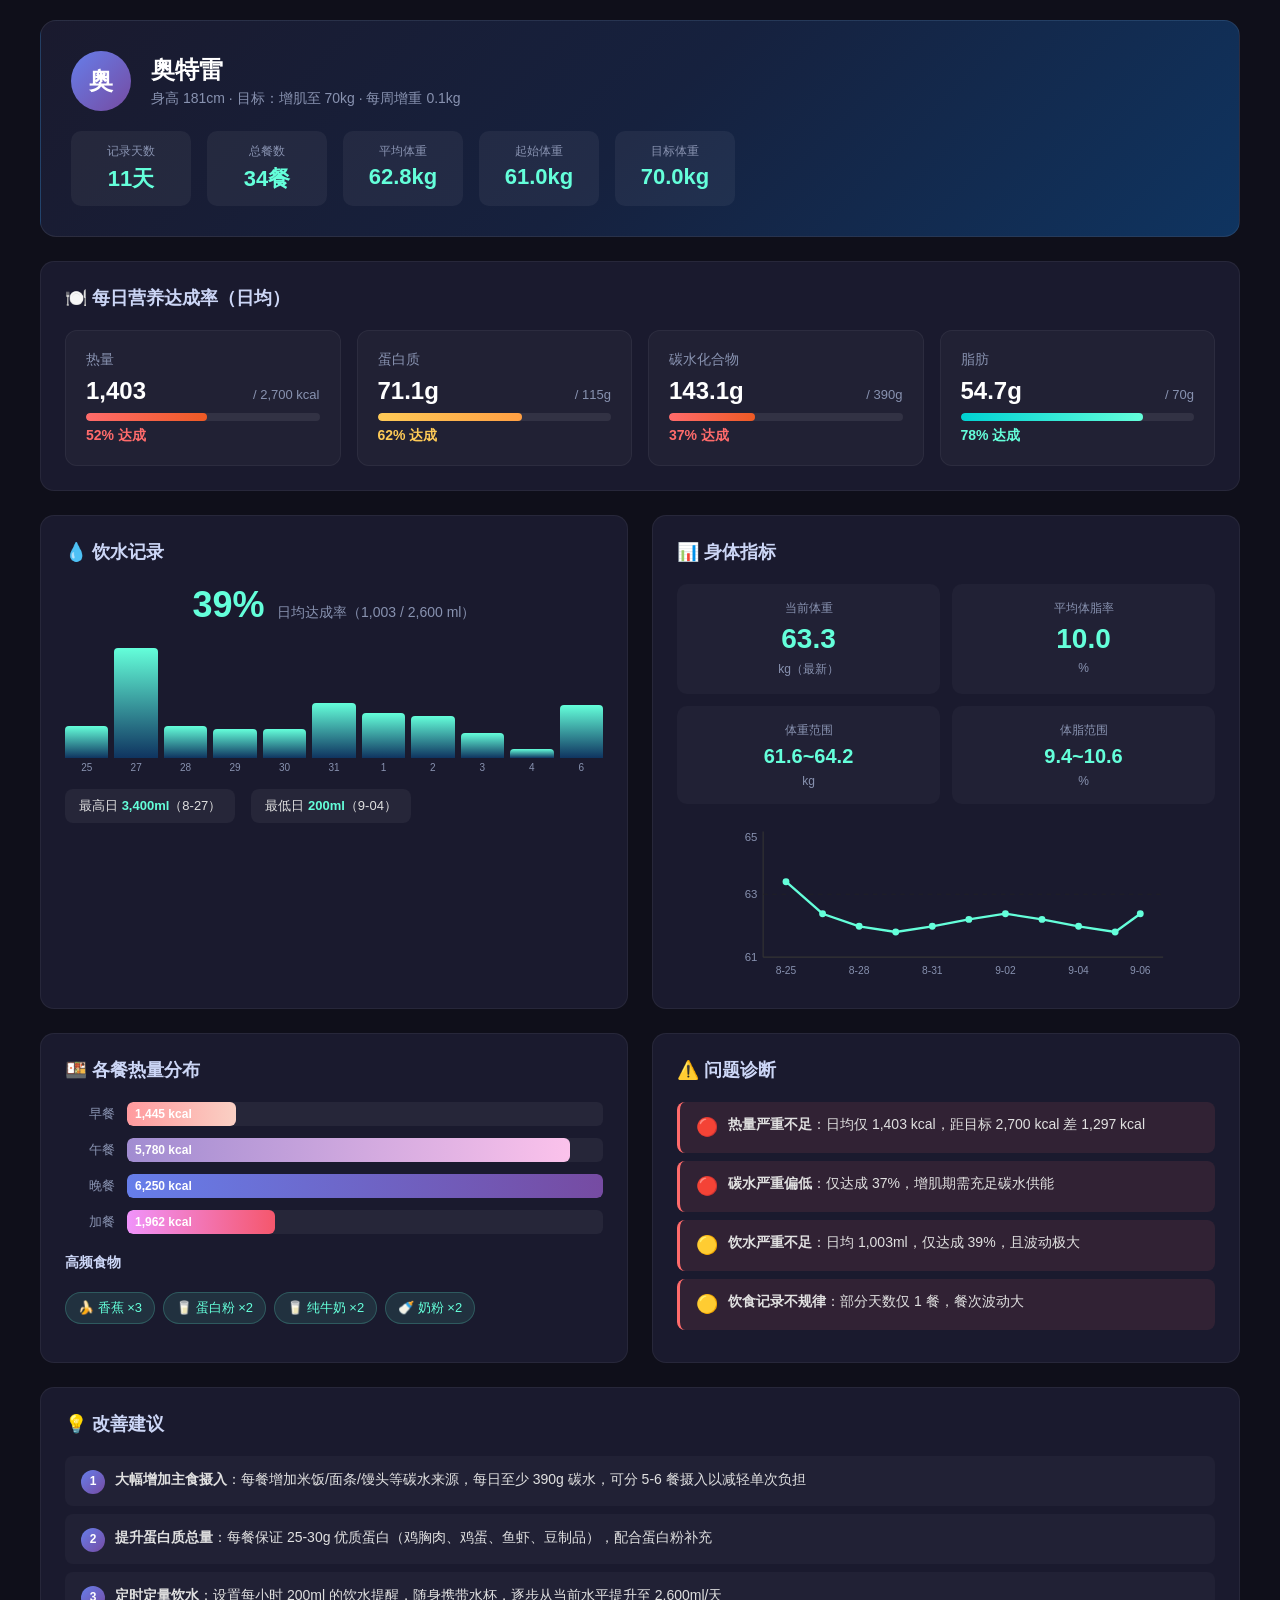
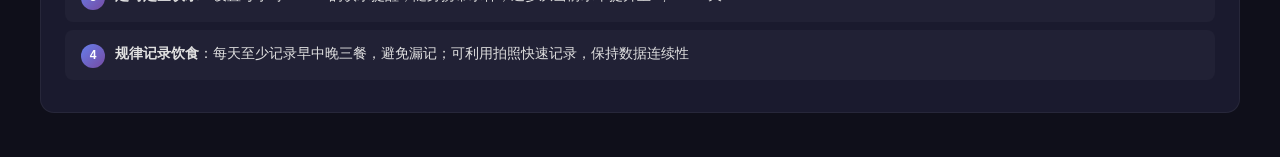
<file: html_by_some_aitools/qianwen.html>
<!DOCTYPE html>
<html lang="zh-CN">
<head>
<meta charset="UTF-8">
<meta name="viewport" content="width=device-width, initial-scale=1.0">
<title>健身数据仪表盘 - 奥特雷</title>
<style>
* { margin: 0; padding: 0; box-sizing: border-box; }
body {
  font-family: -apple-system, BlinkMacSystemFont, 'Segoe UI', 'PingFang SC', 'Microsoft YaHei', sans-serif;
  background: #0f0f1a;
  color: #e0e0e0;
  min-height: 100vh;
  padding: 20px;
}
.container { max-width: 1200px; margin: 0 auto; }
.header {
  background: linear-gradient(135deg, #1a1a2e 0%, #16213e 50%, #0f3460 100%);
  border-radius: 16px;
  padding: 30px;
  margin-bottom: 24px;
  border: 1px solid rgba(255,255,255,0.08);
}
.header-top { display: flex; align-items: center; gap: 20px; margin-bottom: 20px; }
.avatar {
  width: 60px; height: 60px; border-radius: 50%;
  background: linear-gradient(135deg, #667eea, #764ba2);
  display: flex; align-items: center; justify-content: center;
  font-size: 24px; font-weight: bold; color: #fff;
}
.user-info h1 { font-size: 24px; color: #fff; }
.user-info p { font-size: 14px; color: #8892b0; margin-top: 4px; }
.stats-row { display: flex; gap: 16px; flex-wrap: wrap; }
.stat-item {
  background: rgba(255,255,255,0.05);
  border-radius: 10px;
  padding: 12px 20px;
  text-align: center;
  min-width: 120px;
}
.stat-item .label { font-size: 12px; color: #8892b0; }
.stat-item .value { font-size: 22px; font-weight: bold; color: #64ffda; margin-top: 4px; }
.card {
  background: #1a1a2e;
  border-radius: 14px;
  padding: 24px;
  border: 1px solid rgba(255,255,255,0.06);
  margin-bottom: 24px;
}
.card-title {
  font-size: 18px;
  font-weight: 600;
  color: #ccd6f6;
  margin-bottom: 20px;
  display: flex;
  align-items: center;
  gap: 8px;
}
.nutrition-grid { display: grid; grid-template-columns: repeat(auto-fit, minmax(240px, 1fr)); gap: 16px; }
.nutrition-card {
  background: rgba(255,255,255,0.03);
  border-radius: 12px;
  padding: 20px;
  border: 1px solid rgba(255,255,255,0.05);
  transition: transform 0.2s;
}
.nutrition-card:hover { transform: translateY(-2px); }
.nutrition-card .name { font-size: 14px; color: #8892b0; }
.nutrition-card .values { display: flex; justify-content: space-between; align-items: baseline; margin: 8px 0; }
.nutrition-card .actual { font-size: 24px; font-weight: bold; color: #fff; }
.nutrition-card .target { font-size: 13px; color: #8892b0; }
.progress-bar { height: 8px; background: rgba(255,255,255,0.08); border-radius: 4px; overflow: hidden; margin-top: 8px; }
.progress-fill { height: 100%; border-radius: 4px; transition: width 0.5s; }
.progress-fill.red { background: linear-gradient(90deg, #ff6b6b, #ee5a24); }
.progress-fill.yellow { background: linear-gradient(90deg, #feca57, #ff9f43); }
.progress-fill.green { background: linear-gradient(90deg, #00d2d3, #64ffda); }
.percent { font-size: 14px; font-weight: bold; margin-top: 6px; }
.percent.red { color: #ff6b6b; }
.percent.yellow { color: #feca57; }
.percent.green { color: #64ffda; }
.two-col { display: grid; grid-template-columns: 1fr 1fr; gap: 24px; }
@media (max-width: 768px) { .two-col { grid-template-columns: 1fr; } }
.water-chart { display: flex; align-items: flex-end; gap: 6px; height: 120px; padding-top: 10px; }
.water-bar {
  flex: 1;
  background: linear-gradient(180deg, #64ffda, #0f3460);
  border-radius: 4px 4px 0 0;
  min-height: 4px;
  position: relative;
  transition: opacity 0.2s;
}
.water-bar:hover { opacity: 0.8; }
.water-bar .tip {
  display: none;
  position: absolute;
  top: -24px;
  left: 50%;
  transform: translateX(-50%);
  background: #333;
  color: #fff;
  padding: 2px 6px;
  border-radius: 4px;
  font-size: 11px;
  white-space: nowrap;
}
.water-bar:hover .tip { display: block; }
.water-labels { display: flex; gap: 6px; margin-top: 4px; }
.water-labels span { flex: 1; text-align: center; font-size: 10px; color: #8892b0; }
.water-summary { display: flex; gap: 16px; margin-top: 16px; flex-wrap: wrap; }
.water-summary .item { background: rgba(255,255,255,0.05); padding: 8px 14px; border-radius: 8px; font-size: 13px; }
.water-summary .item .val { color: #64ffda; font-weight: bold; }
.body-stats { display: grid; grid-template-columns: 1fr 1fr; gap: 12px; }
.body-stat {
  background: rgba(255,255,255,0.03);
  border-radius: 10px;
  padding: 16px;
  text-align: center;
}
.body-stat .label { font-size: 12px; color: #8892b0; }
.body-stat .val { font-size: 28px; font-weight: bold; color: #64ffda; margin: 6px 0; }
.body-stat .sub { font-size: 12px; color: #8892b0; }
.meal-bars { margin-bottom: 20px; }
.meal-bar-row { display: flex; align-items: center; gap: 12px; margin-bottom: 12px; }
.meal-bar-row .meal-name { width: 50px; font-size: 13px; color: #8892b0; text-align: right; }
.meal-bar-row .bar-bg { flex: 1; height: 24px; background: rgba(255,255,255,0.05); border-radius: 6px; overflow: hidden; }
.meal-bar-row .bar-fill { height: 100%; border-radius: 6px; display: flex; align-items: center; padding-left: 8px; font-size: 12px; color: #fff; font-weight: 600; }
.bar-breakfast { background: linear-gradient(90deg, #ff9a9e, #fad0c4); }
.bar-lunch { background: linear-gradient(90deg, #a18cd1, #fbc2eb); }
.bar-dinner { background: linear-gradient(90deg, #667eea, #764ba2); }
.bar-snack { background: linear-gradient(90deg, #f093fb, #f5576c); }
.food-tags { display: flex; flex-wrap: wrap; gap: 8px; }
.food-tag {
  background: rgba(100,255,218,0.1);
  color: #64ffda;
  padding: 6px 12px;
  border-radius: 20px;
  font-size: 13px;
  border: 1px solid rgba(100,255,218,0.2);
}
.trend-chart { width: 100%; height: 160px; }
.issue-list { list-style: none; }
.issue-list li {
  padding: 12px 16px;
  margin-bottom: 8px;
  border-radius: 8px;
  font-size: 14px;
  line-height: 1.5;
  display: flex;
  gap: 10px;
  align-items: flex-start;
}
.issue-list li.warning { background: rgba(255,107,107,0.1); border-left: 3px solid #ff6b6b; }
.issue-icon { font-size: 18px; flex-shrink: 0; }
.suggest-list { list-style: none; counter-reset: suggest; }
.suggest-list li {
  padding: 12px 16px;
  margin-bottom: 8px;
  background: rgba(255,255,255,0.03);
  border-radius: 8px;
  font-size: 14px;
  line-height: 1.6;
  counter-increment: suggest;
  display: flex;
  gap: 10px;
}
.suggest-list li::before {
  content: counter(suggest);
  background: linear-gradient(135deg, #667eea, #764ba2);
  color: #fff;
  width: 24px; height: 24px;
  border-radius: 50%;
  display: flex; align-items: center; justify-content: center;
  font-size: 12px; font-weight: bold;
  flex-shrink: 0;
  margin-top: 2px;
}
</style>
</head>
<body>
<div class="container">
  <div class="header">
    <div class="header-top">
      <div class="avatar">奥</div>
      <div class="user-info">
        <h1>奥特雷</h1>
        <p>身高 181cm · 目标：增肌至 70kg · 每周增重 0.1kg</p>
      </div>
    </div>
    <div class="stats-row">
      <div class="stat-item"><div class="label">记录天数</div><div class="value">11天</div></div>
      <div class="stat-item"><div class="label">总餐数</div><div class="value">34餐</div></div>
      <div class="stat-item"><div class="label">平均体重</div><div class="value">62.8kg</div></div>
      <div class="stat-item"><div class="label">起始体重</div><div class="value">61.0kg</div></div>
      <div class="stat-item"><div class="label">目标体重</div><div class="value">70.0kg</div></div>
    </div>
  </div>

  <div class="card">
    <div class="card-title">🍽️ 每日营养达成率（日均）</div>
    <div class="nutrition-grid">
      <div class="nutrition-card">
        <div class="name">热量</div>
        <div class="values"><span class="actual">1,403</span><span class="target">/ 2,700 kcal</span></div>
        <div class="progress-bar"><div class="progress-fill red" style="width:52%"></div></div>
        <div class="percent red">52% 达成</div>
      </div>
      <div class="nutrition-card">
        <div class="name">蛋白质</div>
        <div class="values"><span class="actual">71.1g</span><span class="target">/ 115g</span></div>
        <div class="progress-bar"><div class="progress-fill yellow" style="width:62%"></div></div>
        <div class="percent yellow">62% 达成</div>
      </div>
      <div class="nutrition-card">
        <div class="name">碳水化合物</div>
        <div class="values"><span class="actual">143.1g</span><span class="target">/ 390g</span></div>
        <div class="progress-bar"><div class="progress-fill red" style="width:37%"></div></div>
        <div class="percent red">37% 达成</div>
      </div>
      <div class="nutrition-card">
        <div class="name">脂肪</div>
        <div class="values"><span class="actual">54.7g</span><span class="target">/ 70g</span></div>
        <div class="progress-bar"><div class="progress-fill green" style="width:78%"></div></div>
        <div class="percent green">78% 达成</div>
      </div>
    </div>
  </div>

  <div class="two-col">
    <div class="card">
      <div class="card-title">💧 饮水记录</div>
      <div style="text-align:center;margin-bottom:12px;">
        <span style="font-size:36px;font-weight:bold;color:#64ffda;">39%</span>
        <span style="font-size:14px;color:#8892b0;margin-left:8px;">日均达成率（1,003 / 2,600 ml）</span>
      </div>
      <div class="water-chart">
        <div class="water-bar" style="height:29%"><span class="tip">8-25: 750ml</span></div>
        <div class="water-bar" style="height:100%"><span class="tip">8-27: 3400ml ✓</span></div>
        <div class="water-bar" style="height:29%"><span class="tip">8-28: 750ml</span></div>
        <div class="water-bar" style="height:26%"><span class="tip">8-29: 700ml</span></div>
        <div class="water-bar" style="height:26%"><span class="tip">8-30: 700ml</span></div>
        <div class="water-bar" style="height:50%"><span class="tip">8-31: 1300ml</span></div>
        <div class="water-bar" style="height:41%"><span class="tip">9-01: 1100ml</span></div>
        <div class="water-bar" style="height:38%"><span class="tip">9-02: 1000ml</span></div>
        <div class="water-bar" style="height:23%"><span class="tip">9-03: 600ml</span></div>
        <div class="water-bar" style="height:8%"><span class="tip">9-04: 200ml</span></div>
        <div class="water-bar" style="height:48%"><span class="tip">9-06: 1230ml</span></div>
      </div>
      <div class="water-labels">
        <span>25</span><span>27</span><span>28</span><span>29</span><span>30</span><span>31</span><span>1</span><span>2</span><span>3</span><span>4</span><span>6</span>
      </div>
      <div class="water-summary">
        <div class="item">最高日 <span class="val">3,400ml</span>（8-27）</div>
        <div class="item">最低日 <span class="val">200ml</span>（9-04）</div>
      </div>
    </div>
    <div class="card">
      <div class="card-title">📊 身体指标</div>
      <div class="body-stats">
        <div class="body-stat"><div class="label">当前体重</div><div class="val">63.3</div><div class="sub">kg（最新）</div></div>
        <div class="body-stat"><div class="label">平均体脂率</div><div class="val">10.0</div><div class="sub">%</div></div>
        <div class="body-stat"><div class="label">体重范围</div><div class="val" style="font-size:20px;">61.6~64.2</div><div class="sub">kg</div></div>
        <div class="body-stat"><div class="label">体脂范围</div><div class="val" style="font-size:20px;">9.4~10.6</div><div class="sub">%</div></div>
      </div>
      <svg class="trend-chart" viewBox="0 0 400 140" style="margin-top:16px;">
        <line x1="40" y1="10" x2="40" y2="120" stroke="#333" stroke-width="1"/>
        <line x1="40" y1="120" x2="390" y2="120" stroke="#333" stroke-width="1"/>
        <line x1="40" y1="65" x2="390" y2="65" stroke="#222" stroke-width="0.5" stroke-dasharray="4"/>
        <text x="35" y="18" fill="#8892b0" font-size="10" text-anchor="end">65</text>
        <text x="35" y="68" fill="#8892b0" font-size="10" text-anchor="end">63</text>
        <text x="35" y="123" fill="#8892b0" font-size="10" text-anchor="end">61</text>
        <polyline fill="none" stroke="#64ffda" stroke-width="2"
          points="60,54 92,82 124,93 156,98 188,93 220,87 252,82 284,87 316,93 348,98 370,82"/>
        <circle cx="60" cy="54" r="3" fill="#64ffda"/>
        <circle cx="92" cy="82" r="3" fill="#64ffda"/>
        <circle cx="124" cy="93" r="3" fill="#64ffda"/>
        <circle cx="156" cy="98" r="3" fill="#64ffda"/>
        <circle cx="188" cy="93" r="3" fill="#64ffda"/>
        <circle cx="220" cy="87" r="3" fill="#64ffda"/>
        <circle cx="252" cy="82" r="3" fill="#64ffda"/>
        <circle cx="284" cy="87" r="3" fill="#64ffda"/>
        <circle cx="316" cy="93" r="3" fill="#64ffda"/>
        <circle cx="348" cy="98" r="3" fill="#64ffda"/>
        <circle cx="370" cy="82" r="3" fill="#64ffda"/>
        <text x="60" y="135" fill="#8892b0" font-size="9" text-anchor="middle">8-25</text>
        <text x="124" y="135" fill="#8892b0" font-size="9" text-anchor="middle">8-28</text>
        <text x="188" y="135" fill="#8892b0" font-size="9" text-anchor="middle">8-31</text>
        <text x="252" y="135" fill="#8892b0" font-size="9" text-anchor="middle">9-02</text>
        <text x="316" y="135" fill="#8892b0" font-size="9" text-anchor="middle">9-04</text>
        <text x="370" y="135" fill="#8892b0" font-size="9" text-anchor="middle">9-06</text>
      </svg>
    </div>
  </div>

  <div class="two-col">
    <div class="card">
      <div class="card-title">🍱 各餐热量分布</div>
      <div class="meal-bars">
        <div class="meal-bar-row">
          <span class="meal-name">早餐</span>
          <div class="bar-bg"><div class="bar-fill bar-breakfast" style="width:23%">1,445 kcal</div></div>
        </div>
        <div class="meal-bar-row">
          <span class="meal-name">午餐</span>
          <div class="bar-bg"><div class="bar-fill bar-lunch" style="width:93%">5,780 kcal</div></div>
        </div>
        <div class="meal-bar-row">
          <span class="meal-name">晚餐</span>
          <div class="bar-bg"><div class="bar-fill bar-dinner" style="width:100%">6,250 kcal</div></div>
        </div>
        <div class="meal-bar-row">
          <span class="meal-name">加餐</span>
          <div class="bar-bg"><div class="bar-fill bar-snack" style="width:31%">1,962 kcal</div></div>
        </div>
      </div>
      <div class="card-title" style="font-size:14px;margin-top:8px;">高频食物</div>
      <div class="food-tags">
        <span class="food-tag">🍌 香蕉 ×3</span>
        <span class="food-tag">🥛 蛋白粉 ×2</span>
        <span class="food-tag">🥛 纯牛奶 ×2</span>
        <span class="food-tag">🍼 奶粉 ×2</span>
      </div>
    </div>
    <div class="card">
      <div class="card-title">⚠️ 问题诊断</div>
      <ul class="issue-list">
        <li class="warning"><span class="issue-icon">🔴</span><span><strong>热量严重不足</strong>：日均仅 1,403 kcal，距目标 2,700 kcal 差 1,297 kcal</span></li>
        <li class="warning"><span class="issue-icon">🔴</span><span><strong>碳水严重偏低</strong>：仅达成 37%，增肌期需充足碳水供能</span></li>
        <li class="warning"><span class="issue-icon">🟡</span><span><strong>饮水严重不足</strong>：日均 1,003ml，仅达成 39%，且波动极大</span></li>
        <li class="warning"><span class="issue-icon">🟡</span><span><strong>饮食记录不规律</strong>：部分天数仅 1 餐，餐次波动大</span></li>
      </ul>
    </div>
  </div>

  <div class="card">
    <div class="card-title">💡 改善建议</div>
    <ul class="suggest-list">
      <li><span><strong>大幅增加主食摄入</strong>：每餐增加米饭/面条/馒头等碳水来源，每日至少 390g 碳水，可分 5-6 餐摄入以减轻单次负担</span></li>
      <li><span><strong>提升蛋白质总量</strong>：每餐保证 25-30g 优质蛋白（鸡胸肉、鸡蛋、鱼虾、豆制品），配合蛋白粉补充</span></li>
      <li><span><strong>定时定量饮水</strong>：设置每小时 200ml 的饮水提醒，随身携带水杯，逐步从当前水平提升至 2,600ml/天</span></li>
      <li><span><strong>规律记录饮食</strong>：每天至少记录早中晚三餐，避免漏记；可利用拍照快速记录，保持数据连续性</span></li>
    </ul>
  </div>
</div>
</body>
</html>
</file>
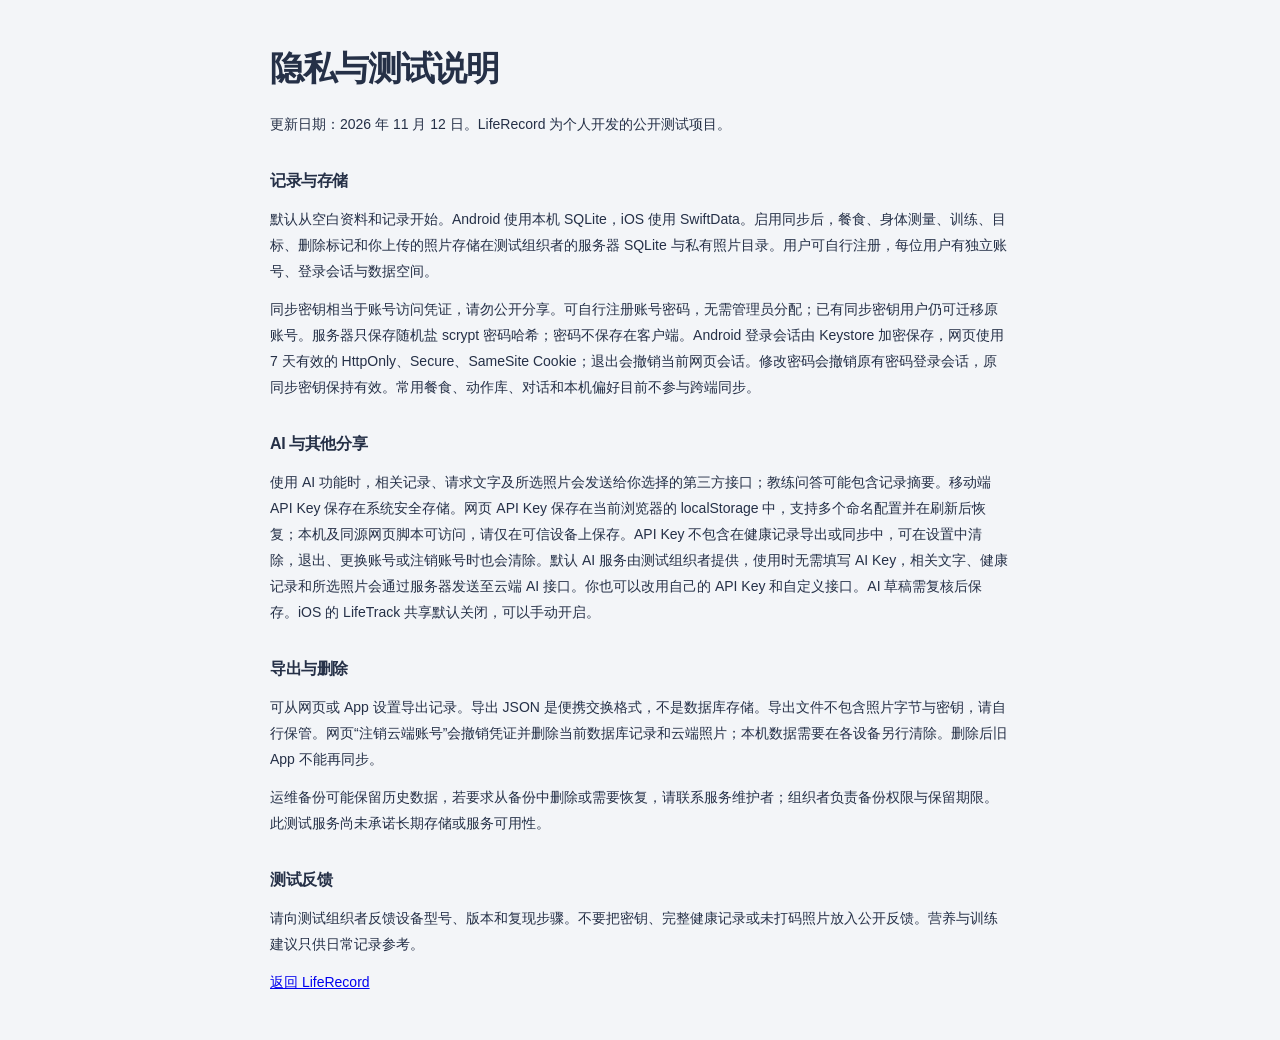
<file: Web/privacy.html>
<!doctype html>
<html lang="zh-CN"><head><meta charset="utf-8"><meta name="viewport" content="width=device-width,initial-scale=1"><title>LifeRecord · 隐私与测试说明</title><link rel="stylesheet" href="styles.css?v=20261013-web2"></head>
<body><main class="privacy-document"><h1>隐私与测试说明</h1><p>更新日期：2026 年 11 月 12 日。LifeRecord 为个人开发的公开测试项目。</p><h2>记录与存储</h2><p>默认从空白资料和记录开始。Android 使用本机 SQLite，iOS 使用 SwiftData。启用同步后，餐食、身体测量、训练、目标、删除标记和你上传的照片存储在测试组织者的服务器 SQLite 与私有照片目录。用户可自行注册，每位用户有独立账号、登录会话与数据空间。</p><p>同步密钥相当于账号访问凭证，请勿公开分享。可自行注册账号密码，无需管理员分配；已有同步密钥用户仍可迁移原账号。服务器只保存随机盐 scrypt 密码哈希；密码不保存在客户端。Android 登录会话由 Keystore 加密保存，网页使用 7 天有效的 HttpOnly、Secure、SameSite Cookie；退出会撤销当前网页会话。修改密码会撤销原有密码登录会话，原同步密钥保持有效。常用餐食、动作库、对话和本机偏好目前不参与跨端同步。</p><h2>AI 与其他分享</h2><p>使用 AI 功能时，相关记录、请求文字及所选照片会发送给你选择的第三方接口；教练问答可能包含记录摘要。移动端 API Key 保存在系统安全存储。网页 API Key 保存在当前浏览器的 localStorage 中，支持多个命名配置并在刷新后恢复；本机及同源网页脚本可访问，请仅在可信设备上保存。API Key 不包含在健康记录导出或同步中，可在设置中清除，退出、更换账号或注销账号时也会清除。默认 AI 服务由测试组织者提供，使用时无需填写 AI Key，相关文字、健康记录和所选照片会通过服务器发送至云端 AI 接口。你也可以改用自己的 API Key 和自定义接口。AI 草稿需复核后保存。iOS 的 LifeTrack 共享默认关闭，可以手动开启。</p><h2>导出与删除</h2><p>可从网页或 App 设置导出记录。导出 JSON 是便携交换格式，不是数据库存储。导出文件不包含照片字节与密钥，请自行保管。网页“注销云端账号”会撤销凭证并删除当前数据库记录和云端照片；本机数据需要在各设备另行清除。删除后旧 App 不能再同步。</p><p>运维备份可能保留历史数据，若要求从备份中删除或需要恢复，请联系服务维护者；组织者负责备份权限与保留期限。此测试服务尚未承诺长期存储或服务可用性。</p><h2>测试反馈</h2><p>请向测试组织者反馈设备型号、版本和复现步骤。不要把密钥、完整健康记录或未打码照片放入公开反馈。营养与训练建议只供日常记录参考。</p><p><a href="./">返回 LifeRecord</a></p></main></body></html>
</file>
<file: Web/styles.css>
:root {
  color-scheme: light;
  --bg: #f5f5fb;
  --card: rgba(255, 255, 255, .78);
  --text: #171821;
  --muted: #707282;
  --line: rgba(40, 40, 70, .09);
  --accent: #5c52f0;
  --accent-soft: #eeecff;
  --meals: #f04055;
  --carbs: #f3a537;
  --protein: #378bea;
  --fat: #df5dac;
  --recorded: #28ad5e;
  --shadow: 0 22px 70px rgba(37, 36, 77, .10);
  font-family: Inter, ui-rounded, "SF Pro Rounded", "PingFang SC", system-ui, sans-serif;
}

* { box-sizing: border-box; }
body { margin: 0; min-height: 100vh; color: var(--text); background: var(--bg); }
button, input, select { font: inherit; }
button { cursor: pointer; }
button, a, input, select { -webkit-tap-highlight-color: transparent; }
button:focus-visible, a:focus-visible, input:focus-visible, select:focus-visible { outline: 3px solid rgba(92,82,240,.22); outline-offset: 2px; }
button:active { transform: scale(.975); transition-duration: 80ms !important; }
.ambient { position: fixed; border-radius: 999px; filter: blur(1px); pointer-events: none; z-index: -1; }
.ambient-a { width: 38vw; height: 38vw; right: -9vw; top: -16vw; background: radial-gradient(circle, rgba(108, 88, 255, .24), transparent 68%); }
.ambient-b { width: 42vw; height: 42vw; left: -16vw; bottom: -24vw; background: radial-gradient(circle, rgba(32, 185, 219, .15), transparent 68%); }
.app-shell { width: min(1400px, calc(100% - 48px)); margin: 0 auto; padding: 24px 0 64px; }
.topbar { display: flex; justify-content: space-between; align-items: center; margin-bottom: 28px; }
.top-actions { display: flex; align-items: center; gap: 10px; }
.sync-pill { display: inline-flex; align-items: center; gap: 7px; color: var(--muted); font-size: 11px; font-weight: 700; }
.sync-pill i { width: 7px; height: 7px; border-radius: 50%; background: #efad34; box-shadow: 0 0 8px rgba(239,173,52,.45); }
.sync-pill.synced i { background: var(--recorded); box-shadow: 0 0 8px rgba(40,173,94,.45); }
.sync-pill.error i { background: #ef5360; }
.brand { display: flex; gap: 11px; color: inherit; text-decoration: none; align-items: center; }
.brand-mark { display: grid; place-items: center; width: 43px; height: 43px; border-radius: 14px; color: white; font-size: 22px; font-weight: 800; background: linear-gradient(145deg, #8277ff, #4e45dd); box-shadow: 0 10px 22px rgba(92, 82, 240, .25); }
.brand strong, .brand small { display: block; }
.brand strong { font-size: 17px; }
.brand small { margin-top: 1px; color: var(--muted); font-size: 11px; letter-spacing: .12em; }
.date-button { display: flex; align-items: center; gap: 9px; border: 1px solid var(--line); border-radius: 999px; padding: 10px 15px; color: var(--text); background: rgba(255,255,255,.7); box-shadow: 0 8px 26px rgba(45,45,80,.05); }
.date-icon { color: var(--accent); }
.desktop-toolbar { display: flex; align-items: center; justify-content: space-between; gap: 18px; margin-bottom: 14px; padding: 9px 10px; border: 1px solid rgba(255,255,255,.86); border-radius: 21px; background: rgba(255,255,255,.64); box-shadow: 0 12px 36px rgba(37,36,77,.06); backdrop-filter: blur(24px) saturate(160%); }
.date-navigator, .toolbar-actions { display: flex; align-items: center; gap: 7px; }
.toolbar-icon { display: grid; place-items: center; width: 34px; height: 34px; border: 0; border-radius: 11px; color: var(--accent); background: var(--accent-soft); font-size: 22px; font-weight: 700; }
.toolbar-date { min-width: 118px; border: 0; padding: 2px 9px; color: var(--text); background: transparent; text-align: left; }
.toolbar-date span, .toolbar-date strong { display: block; }
.toolbar-date span { margin-bottom: 1px; color: var(--muted); font-size: 9px; font-weight: 700; letter-spacing: .08em; }
.toolbar-date strong { font-size: 12px; }
.toolbar-button { display: inline-flex; align-items: center; gap: 7px; border: 0; border-radius: 12px; padding: 9px 11px; color: var(--muted); background: rgba(244,244,250,.9); font-size: 12px; font-weight: 700; }
.toolbar-button:hover { color: var(--accent); background: var(--accent-soft); }
kbd { margin-left: 2px; border: 1px solid rgba(55,55,80,.12); border-radius: 5px; padding: 1px 5px; color: #888a99; background: rgba(255,255,255,.72); box-shadow: 0 1px 0 rgba(35,35,55,.08); font: 9px/1.45 system-ui, sans-serif; }
.primary-button kbd { color: rgba(255,255,255,.82); border-color: rgba(255,255,255,.24); background: rgba(255,255,255,.12); box-shadow: none; }
.week-rings { display: grid; grid-template-columns: repeat(7, 1fr); gap: 5px; margin-bottom: 18px; padding: 12px 16px; border: 1px solid rgba(255,255,255,.85); border-radius: 24px; background: var(--card); box-shadow: 0 14px 42px rgba(37,36,77,.07); backdrop-filter: blur(22px); }
.week-day { display: grid; justify-items: center; gap: 6px; min-width: 0; border: 0; border-radius: 16px; padding: 5px 2px 7px; color: var(--muted); background: transparent; }
.week-day:hover { background: rgba(92,82,240,.07); }
.week-day > span { display: grid; place-items: center; width: 25px; height: 25px; border-radius: 50%; font-size: 11px; font-weight: 800; }
.week-day.selected > span { color: #fff; background: var(--meals); box-shadow: 0 5px 12px rgba(240,64,85,.3); }
.mini-rings { position: relative; width: 48px; height: 48px; opacity: .38; transition: opacity .25s ease, transform .25s cubic-bezier(.2,.8,.2,1); }
.week-day.recorded .mini-rings, .week-day.selected .mini-rings { opacity: 1; }
.week-day:active .mini-rings { transform: scale(.94); }
.mini-ring { position: absolute; border-radius: 50%; background: conic-gradient(from -90deg, color-mix(in srgb, var(--color) 72%, #202035) 0, var(--color) calc(var(--progress, 0) * .74turn), color-mix(in srgb, var(--color) 72%, white) calc(var(--progress, 0) * 1turn), color-mix(in srgb, var(--color) 13%, transparent) 0); mask: radial-gradient(farthest-side, transparent calc(100% - 5px), #000 calc(100% - 4.5px)); filter: drop-shadow(1px 1.5px 1.5px rgba(20,20,35,.18)); }
.mini-protein { inset: 0; --color: var(--protein); }
.mini-carbs { inset: 5px; --color: var(--carbs); }
.mini-meals { inset: 10px; --color: var(--meals); }
.mini-day-number { position: absolute; inset: 0; display: grid; place-items: center; color: var(--muted); font-size: 8px; font-weight: 850; font-variant-numeric: tabular-nums; }
.overview-grid { display: grid; grid-template-columns: repeat(3, minmax(0, 1fr)); gap: 12px; margin-bottom: 18px; }
.overview-item { position: relative; overflow: hidden; min-height: 112px; padding: 17px 18px 15px; border: 1px solid rgba(255,255,255,.88); border-radius: 22px; background: rgba(255,255,255,.68); box-shadow: 0 14px 40px rgba(37,36,77,.065); backdrop-filter: blur(20px); }
.overview-item { color: var(--text); text-align: left; transition: transform .18s ease, box-shadow .18s ease, border-color .18s ease; }
.overview-item:hover { transform: translateY(-2px); border-color: rgba(92,82,240,.18); box-shadow: 0 18px 46px rgba(37,36,77,.10); }
.overview-item::after { content: ""; position: absolute; width: 90px; height: 90px; right: -42px; top: -46px; border-radius: 50%; background: rgba(92,82,240,.09); }
.overview-item > span, .overview-item > strong, .overview-item > small { display: block; }
.overview-item > span { color: var(--muted); font-size: 10px; font-weight: 750; letter-spacing: .04em; }
.overview-item > strong { margin-top: 7px; font-size: 23px; line-height: 1; letter-spacing: -.04em; font-variant-numeric: tabular-nums; }
.overview-item > small { margin-top: 6px; color: var(--muted); font-size: 10px; font-variant-numeric: tabular-nums; }
.overview-item > i { display: block; height: 4px; margin-top: 10px; overflow: hidden; border-radius: 999px; background: rgba(92,82,240,.09); }
.overview-item > i b { display: block; width: 0; height: 100%; border-radius: inherit; background: var(--accent); transition: width .4s ease; }
.overview-item > em { position: absolute; right: 14px; bottom: 10px; color: var(--accent); font-size: 9px; font-style: normal; font-weight: 750; opacity: 0; transform: translateX(-3px); transition: .18s ease; }
.overview-item:hover > em, .overview-item:focus-visible > em { opacity: 1; transform: translateX(0); }
.overview-item:nth-child(2) > i b { background: var(--protein); }
.calories-overview::after { background: rgba(251,113,79,.10); }
.weight-overview::after { background: rgba(40,173,94,.10); }
.hero-grid, .content-grid { display: grid; grid-template-columns: minmax(0, 1.75fr) minmax(300px, .75fr); gap: 18px; }
.content-grid { margin-top: 18px; align-items: start; }
.home-grid { display: grid; grid-template-columns: minmax(0, 1.65fr) minmax(310px, .75fr); gap: 18px; align-items: start; }
.card { border: 1px solid rgba(255,255,255,.85); border-radius: 28px; padding: 25px; background: var(--card); box-shadow: var(--shadow); backdrop-filter: blur(22px); }
.section-heading { display: flex; align-items: start; justify-content: space-between; gap: 20px; }
.section-heading.compact { align-items: center; }
.eyebrow { display: block; color: var(--accent); font-size: 11px; font-weight: 800; letter-spacing: .14em; text-transform: uppercase; }
h1, h2, p { margin: 0; }
h1 { margin-top: 5px; font-size: clamp(23px, 3vw, 34px); letter-spacing: -.04em; }
h2 { margin-top: 4px; font-size: 21px; letter-spacing: -.025em; }
.goal-chip { white-space: nowrap; padding: 7px 11px; border-radius: 999px; color: var(--accent); background: var(--accent-soft); font-size: 12px; font-weight: 700; }
.activity-content { display: flex; align-items: center; gap: clamp(30px, 6vw, 66px); margin: 24px 0 12px; padding-left: 16px; }
.rings { position: relative; flex: 0 0 158px; height: 158px; }
.ring { position: absolute; border-radius: 50%; background: conic-gradient(from -90deg, color-mix(in srgb, var(--color) 70%, #22223a) 0, var(--color) calc(var(--progress, 0) * .74turn), color-mix(in srgb, var(--color) 70%, white) calc(var(--progress, 0) * 1turn), color-mix(in srgb, var(--color) 13%, transparent) 0); transition: background .45s ease; mask: radial-gradient(farthest-side, transparent calc(100% - 18px), #000 calc(100% - 17.5px)); filter: drop-shadow(2px 3px 2.5px rgba(20,20,40,.2)) drop-shadow(0 0 4px color-mix(in srgb, var(--color) 24%, transparent)); }
.ring-protein { inset: 0; --color: var(--protein); }
.ring-carbs { inset: 18px; --color: var(--carbs); }
.ring-meals { inset: 36px; --color: var(--meals); }
.ring-center { position: absolute; inset: 0; display: grid; place-content: center; text-align: center; }
.ring-center strong { font-size: 28px; line-height: 1; }
.ring-center span { margin-top: 3px; color: var(--muted); font-size: 12px; }
.ring-legend { display: grid; gap: 17px; }
.ring-legend > div { display: flex; align-items: center; gap: 10px; }
.ring-legend span { font-size: 13px; font-weight: 700; }
.ring-legend small { display: block; margin-top: 3px; color: var(--muted); font-size: 11px; font-weight: 500; font-variant-numeric: tabular-nums; }
.dot { display: inline-block; width: 9px; height: 9px; border-radius: 50%; background: currentColor; box-shadow: 0 0 9px currentColor; }
.calorie-line { display: flex; align-items: center; gap: 8px; color: var(--muted); font-size: 13px; }
.flame { color: #fb714f; }
.primary-button { border: 0; border-radius: 14px; padding: 11px 15px; color: white; background: var(--accent); font-size: 13px; font-weight: 750; box-shadow: 0 10px 22px rgba(92,82,240,.2); }
.secondary-button { border: 0; border-radius: 14px; padding: 11px 15px; color: var(--accent); background: var(--accent-soft); font-size: 13px; font-weight: 750; }
.text-button { border: 0; color: var(--accent); background: transparent; font-size: 13px; font-weight: 750; }
.heading-actions { display: flex; align-items: center; gap: 8px; }
.section-subtitle { margin-top: 6px; color: var(--muted); font-size: 12px; }
.meal-tools { display: grid; grid-template-columns: minmax(180px, 1fr) 115px 115px auto; align-items: center; gap: 8px; margin-top: 18px; }
.meal-tools select, .search-field { min-height: 38px; border: 1px solid var(--line); border-radius: 12px; color: var(--muted); background: rgba(248,248,253,.78); font-size: 11px; font-weight: 650; }
.meal-tools select { padding: 0 9px; outline: none; }
.search-field { display: flex; align-items: center; gap: 7px; padding: 0 11px; }
.search-field > span { color: var(--accent); font-size: 16px; }
.search-field input { width: 100%; min-width: 0; border: 0; outline: 0; color: var(--text); background: transparent; font-size: 12px; }
.search-field input::placeholder { color: #9697a5; }
.result-count { min-width: 38px; color: var(--muted); font-size: 10px; text-align: right; font-variant-numeric: tabular-nums; }
.meal-list { display: grid; gap: 9px; margin-top: 13px; }
.meal-item { display: grid; width: 100%; grid-template-columns: 48px 1fr auto; align-items: center; gap: 12px; padding: 13px; border: 1px solid var(--line); border-radius: 18px; color: var(--text); background: rgba(248,248,253,.7); text-align: left; }
.meal-item:hover { border-color: rgba(92,82,240,.16); background: rgba(250,250,255,.95); box-shadow: 0 10px 26px rgba(37,36,77,.05); }
.meal-symbol { display: grid; place-items: center; width: 42px; height: 42px; border-radius: 14px; background: var(--accent-soft); }
.meal-photo { position: relative; width: 48px; height: 48px; overflow: hidden; border: 0; border-radius: 14px; padding: 0; background: var(--accent-soft); box-shadow: 0 6px 14px rgba(32,32,55,.12); }
.meal-photo img { width: 100%; height: 100%; object-fit: cover; display: block; }
.meal-photo em { position: absolute; right: 3px; bottom: 3px; min-width: 17px; padding: 2px 4px; border-radius: 999px; color: #fff; background: rgba(20,20,28,.7); font-size: 9px; font-style: normal; font-weight: 800; }
.meal-copy strong, .meal-copy small { display: block; }
.meal-copy strong { font-size: 14px; }
.meal-copy small { margin-top: 4px; color: var(--muted); font-size: 11px; }
.meal-kcal { text-align: right; }
.meal-kcal strong, .meal-kcal span { display: block; }
.meal-kcal strong { font-size: 14px; font-variant-numeric: tabular-nums; }
.meal-kcal span { color: var(--muted); font-size: 10px; }
.meal-preview .meal-item:nth-child(n+5) { display: none; }
.quick-card { overflow: hidden; }
.quick-detail { display: grid; grid-template-columns: auto 1fr auto; align-items: center; gap: 12px; width: 100%; margin-top: 20px; border: 0; border-radius: 19px; padding: 15px; color: #fff; text-align: left; background: linear-gradient(145deg, #25b8d5, #247fd3); box-shadow: 0 14px 30px rgba(36,140,203,.20); }
.quick-icon { display: grid; place-items: center; width: 38px; height: 38px; border-radius: 12px; background: rgba(255,255,255,.16); }
.quick-detail small, .quick-detail strong { display: block; }
.quick-detail small { color: rgba(255,255,255,.72); font-size: 10px; font-weight: 700; }
.quick-detail strong { margin-top: 2px; font-size: 17px; }
.quick-detail strong b { font-size: 24px; }
.quick-chevron { color: rgba(255,255,255,.76); font-size: 27px; font-weight: 300; }
.quick-actions-grid { display: grid; grid-template-columns: 1fr 1fr; gap: 8px; margin-top: 16px; }
.page-footer { display: flex; justify-content: center; align-items: center; gap: 3px; margin-top: 26px; color: var(--muted); }
.delete-meal { border: 0; padding: 4px; color: #a4a5ae; background: transparent; font-size: 16px; }
.empty { padding: 38px 18px; border: 1px dashed rgba(92,82,240,.2); border-radius: 18px; color: var(--muted); text-align: center; font-size: 13px; }
.summary-list { display: grid; gap: 4px; margin-top: 17px; }
.summary-list > div { display: flex; justify-content: space-between; align-items: center; padding: 13px 0; border-bottom: 1px solid var(--line); }
.summary-list span { display: flex; align-items: center; gap: 9px; color: var(--muted); font-size: 13px; }
.summary-list strong { font-size: 13px; font-variant-numeric: tabular-nums; }
.privacy-note { margin-top: 18px; padding: 12px; border-radius: 14px; color: var(--muted); background: #f4f4fa; font-size: 11px; line-height: 1.6; }
.health-grid { margin-top: 18px; }
.metric-list { display: grid; gap: 10px; margin-top: 20px; }
.metric-item { display: grid; grid-template-columns: 1fr auto auto; gap: 16px; align-items: center; padding: 13px 4px; border-bottom: 1px solid var(--line); }
.metric-item:last-child { border-bottom: 0; }
.metric-item strong { font-size: 15px; }
.metric-item small { display: block; margin-top: 3px; color: var(--muted); font-size: 11px; }
.metric-value { font-variant-numeric: tabular-nums; font-weight: 800; }
.export-button { width: 100%; margin-top: 17px; border: 1px solid var(--line); border-radius: 13px; padding: 11px; color: var(--muted); background: #f8f8fb; font-size: 12px; font-weight: 700; }
.key-button { width: 100%; margin-top: 8px; border: 0; padding: 8px; color: var(--accent); background: transparent; font-size: 11px; font-weight: 700; }
.auth-modal { width: min(410px, calc(100% - 28px)); }
.auth-modal .modal-sheet { padding: 30px; text-align: center; }
.auth-modal label { text-align: left; }
.auth-mark { display: grid; place-items: center; width: 56px; height: 56px; margin: 0 auto 17px; border-radius: 18px; color: #fff; background: linear-gradient(145deg, #8277ff, #4e45dd); font-size: 28px; font-weight: 850; box-shadow: 0 12px 28px rgba(92,82,240,.25); }
.auth-copy { margin: 12px 0 18px; color: var(--muted); font-size: 12px; line-height: 1.6; }
.form-error { min-height: 17px; margin-top: 8px; color: #d83f4c; font-size: 11px; text-align: left; }
.upload-hint { margin-top: 8px; color: var(--muted); font-size: 11px; line-height: 1.55; }
.modal { width: min(460px, calc(100% - 28px)); border: 0; padding: 0; border-radius: 26px; color: var(--text); background: transparent; box-shadow: 0 28px 100px rgba(20,20,45,.28); }
.modal::backdrop { background: rgba(22,22,35,.35); backdrop-filter: blur(8px); }
.modal-sheet { padding: 24px; background: #fff; }
.modal-top { display: flex; justify-content: space-between; align-items: start; margin-bottom: 20px; }
.icon-button { display: grid; place-items: center; width: 35px; height: 35px; border: 0; border-radius: 50%; color: var(--muted); background: #f1f1f6; font-size: 22px; }
.modal label { display: grid; gap: 7px; margin-top: 14px; color: var(--muted); font-size: 12px; font-weight: 650; }
.modal input, .modal select { width: 100%; border: 1px solid var(--line); border-radius: 12px; padding: 11px 12px; color: var(--text); background: #f8f8fb; outline: none; }
.modal input:focus, .modal select:focus { border-color: rgba(92,82,240,.5); box-shadow: 0 0 0 3px rgba(92,82,240,.09); }
.form-grid { display: grid; grid-template-columns: 1fr 1fr; gap: 0 12px; }
.submit-button { width: 100%; margin-top: 22px; padding: 13px; }
.calendar-header { display: flex; justify-content: space-between; align-items: center; margin: 8px 0 14px; }
.calendar-header button { width: 36px; height: 36px; border: 0; border-radius: 50%; color: var(--accent); background: var(--accent-soft); font-size: 24px; }
.calendar-grid { display: grid; grid-template-columns: repeat(7, 1fr); gap: 5px; }
.weekdays { margin-bottom: 5px; color: var(--muted); text-align: center; font-size: 11px; font-weight: 700; }
.calendar-day { position: relative; min-height: 43px; border: 0; border-radius: 12px; color: var(--text); background: transparent; font-size: 13px; }
.calendar-day:hover { background: #f1f0ff; }
.calendar-day.selected { color: white; background: var(--accent); font-weight: 800; }
.calendar-day.today:not(.selected) { box-shadow: inset 0 0 0 1px rgba(92,82,240,.45); }
.calendar-day.recorded::after { content: ""; position: absolute; left: 50%; bottom: 4px; width: 5px; height: 5px; border-radius: 50%; background: var(--recorded); transform: translateX(-50%); }
.calendar-day.selected.recorded::after { background: #8dffaf; }
.calendar-hint { display: flex; align-items: center; gap: 7px; margin-top: 16px; color: var(--muted); font-size: 11px; }
.record-dot { width: 6px; height: 6px; border-radius: 50%; background: var(--recorded); }
.photo-modal { width: min(760px, calc(100% - 28px)); }
.photo-gallery { display: grid; grid-template-columns: repeat(auto-fit, minmax(210px, 1fr)); gap: 12px; max-height: 72vh; overflow: auto; }
.photo-gallery img { width: 100%; max-height: 520px; border-radius: 18px; object-fit: contain; background: #f2f2f7; box-shadow: 0 10px 30px rgba(25,25,45,.12); }
.detail-modal { width: min(720px, calc(100% - 28px)); }
.detail-modal .modal-sheet { max-height: min(82vh, 820px); overflow-y: auto; }
.detail-subtitle { margin-top: 6px; color: var(--muted); font-size: 12px; }
.detail-content { display: grid; gap: 18px; }
.source-list { display: grid; gap: 8px; }
.source-row { display: grid; width: 100%; grid-template-columns: minmax(0, 1fr) auto; align-items: center; gap: 16px; border: 1px solid var(--line); border-radius: 16px; padding: 14px; color: var(--text); background: #f8f8fc; text-align: left; }
button.source-row:hover { border-color: rgba(92,82,240,.2); background: #f4f3ff; }
.source-row span > strong, .source-row span > small, .source-row > b > small { display: block; }
.source-row span > strong { font-size: 14px; }
.source-row span > small { margin-top: 5px; color: var(--muted); font-size: 10px; line-height: 1.45; }
.source-row > b { text-align: right; font-size: 13px; font-variant-numeric: tabular-nums; }
.source-row > b > small { margin-top: 4px; color: var(--accent); font-size: 9px; }
.calculation-note { border-radius: 15px; padding: 13px 14px; color: #42636d; background: rgba(32,185,219,.10); font-size: 11px; line-height: 1.65; }
.detail-kpis { display: grid; grid-template-columns: repeat(4, 1fr); gap: 8px; }
.detail-kpis > div { border-radius: 15px; padding: 13px 11px; background: #f4f4fa; }
.detail-kpis span, .detail-kpis strong { display: block; }
.detail-kpis span { color: var(--muted); font-size: 10px; }
.detail-kpis strong { margin-top: 5px; font-size: 14px; font-variant-numeric: tabular-nums; }
.detail-note, .detail-photos { border-top: 1px solid var(--line); padding-top: 17px; }
.detail-note h3, .detail-photos h3 { margin: 0 0 10px; font-size: 14px; }
.detail-note h3 small, .detail-photos h3 small { color: var(--muted); font-size: 10px; font-weight: 500; }
.detail-note p { color: var(--muted); font-size: 12px; line-height: 1.65; }
.detail-actions { display: flex; justify-content: flex-end; }
.delete-record { border: 0; border-radius: 10px; padding: 6px 9px; color: #d84350; background: rgba(216,67,80,.08); font-size: 10px; font-weight: 750; }
.toast { position: fixed; left: 50%; bottom: 28px; z-index: 20; padding: 11px 16px; border-radius: 999px; color: white; background: #23232b; font-size: 12px; opacity: 0; transform: translate(-50%, 12px); transition: .2s ease; pointer-events: none; }
.toast.show { opacity: 1; transform: translate(-50%, 0); }

@media (min-width: 1100px) {
  .topbar { position: sticky; top: 12px; z-index: 10; margin: 0 -10px 16px; padding: 9px 10px; border: 1px solid rgba(255,255,255,.76); border-radius: 22px; background: rgba(245,245,251,.72); box-shadow: 0 12px 40px rgba(37,36,77,.05); backdrop-filter: blur(28px) saturate(180%); }
  .activity-card { min-height: 334px; }
  .activity-content { gap: clamp(48px, 7vw, 100px); }
  .rings { flex-basis: 184px; height: 184px; }
  .ring { mask: radial-gradient(farthest-side, transparent calc(100% - 21px), #000 calc(100% - 20.5px)); }
  .ring-carbs { inset: 21px; }
  .ring-meals { inset: 42px; }
  .ring-center strong { font-size: 32px; }
  .meal-card { min-height: 260px; }
}

@media (max-width: 780px) {
  .app-shell { width: min(100% - 24px, 620px); padding-top: 18px; }
  .desktop-toolbar { display: none; }
  .overview-grid { grid-template-columns: 1fr 1fr; gap: 9px; }
  .overview-item { min-height: 101px; padding: 15px; border-radius: 19px; }
  .overview-item > strong { font-size: 20px; }
  .hero-grid, .content-grid, .home-grid { grid-template-columns: 1fr; }
  .topbar { margin-bottom: 18px; }
  .brand small { display: none; }
  .date-button { padding: 9px 12px; font-size: 12px; }
  .card { border-radius: 23px; padding: 20px; }
  .activity-content { justify-content: center; gap: 25px; padding-left: 0; }
  .rings { flex-basis: 142px; height: 142px; }
  .week-rings { overflow-x: auto; padding-inline: 10px; }
  .meal-tools { grid-template-columns: 1fr 1fr; }
  .search-field { grid-column: 1 / -1; }
  .result-count { display: none; }
  .mini-rings { width: 44px; height: 44px; }
  .ring { mask: radial-gradient(farthest-side, transparent calc(100% - 16px), #000 calc(100% - 15.5px)); }
  .ring-carbs { inset: 16px; } .ring-meals { inset: 32px; }
  .detail-kpis { grid-template-columns: 1fr 1fr; }
}

@media (max-width: 450px) {
  .overview-grid { grid-template-columns: 1fr 1fr; }
  .activity-content { align-items: center; gap: 20px; }
  .rings { flex-basis: 128px; height: 128px; }
  .ring { mask: radial-gradient(farthest-side, transparent calc(100% - 14px), #000 calc(100% - 13.5px)); }
  .ring-carbs { inset: 14px; } .ring-meals { inset: 28px; }
  .ring-legend { gap: 12px; }
  .section-heading.compact { align-items: start; }
  .heading-actions { align-items: flex-end; flex-direction: column; }
  .source-row { grid-template-columns: 1fr; }
  .source-row > b { text-align: left; }
  .form-grid { grid-template-columns: 1fr; }
  .sync-pill { display: none; }
}

@media (prefers-reduced-motion: reduce) { * { scroll-behavior: auto !important; transition: none !important; } }
@media (prefers-reduced-transparency: reduce) { .topbar, .desktop-toolbar, .week-rings, .overview-item, .card { background: #fff; backdrop-filter: none; } }
@media (prefers-contrast: more) { .topbar, .desktop-toolbar, .week-rings, .overview-item, .card { border-color: rgba(23,24,33,.35); background: #fff; } }

/* Calm surfaces and a single, readable nutrition focal point. */
.ambient { display: none; }
.app-shell { width: min(1200px, calc(100% - 64px)); padding: 28px 0 36px; }
.topbar { position: static; margin: 0 0 38px; padding: 0 0 22px; border: 0; border-bottom: 1px solid var(--line); border-radius: 0; background: transparent; box-shadow: none; backdrop-filter: none; }
.brand-mark { border-radius: 13px; background: #5367bd; box-shadow: none; }
.brand strong { letter-spacing: -.4px; }
.brand small { font-size: 10px; letter-spacing: .14em; }
.date-button { border-radius: 10px; background: #fff; box-shadow: none; font-size: 12px; }
.sync-pill { font-weight: 500; margin-right: 12px; }
.sync-pill i { box-shadow: none !important; width: 6px; height: 6px; }
.page-intro { display: flex; justify-content: space-between; align-items: end; margin-bottom: 28px; }
.page-intro .eyebrow { font-size: 10px; letter-spacing: .18em; }
.page-intro h1 { font-size: clamp(24px, 3vw, 32px); font-weight: 650; margin: 10px 0; letter-spacing: -.04em; }
.page-intro p { font-size: 13px; color: var(--muted); line-height: 1.7; }
.intro-note { font-size: 11px; color: #8b929d; padding-bottom: 4px; }
.desktop-toolbar { padding: 0; margin-bottom: 20px; border: 0; border-radius: 0; background: none; box-shadow: none; backdrop-filter: none; }
.toolbar-icon { background: #fff; color: var(--muted); border: 1px solid var(--line); border-radius: 9px; }
.toolbar-date { min-width: 88px; }
.toolbar-date span { font-size: 10px; font-weight: 500; }
.toolbar-date strong { margin-top: 3px; font-size: 13px; }
.toolbar-button { background: transparent; font-weight: 500; }
.primary-button, .secondary-button { border-radius: 10px; box-shadow: none; font-weight: 600; }
.primary-button:hover { background: #4458a9; }
.balance-card { border: 1px solid var(--line); border-radius: 22px; background: #fff; margin-bottom: 18px; overflow: hidden; box-shadow: var(--shadow); }
.balance-main { display: grid; grid-template-columns: .85fr 1.15fr; align-items: center; gap: 24px; padding: 32px 42px; }
.balance-heading .eyebrow { color: var(--muted); font-weight: 500; letter-spacing: .08em; }
.balance-heading h2 { font-size: 23px; font-weight: 600; margin-top: 12px; }
.balance-heading p { margin-top: 12px; color: var(--muted); font-size: 12px; line-height: 1.7; }
.balance-visual { display: flex; gap: 34px; align-items: center; }
.daily-rings { position: relative; width: 202px; flex: 0 0 202px; height: 202px; }
.daily-rings svg, .mini-rings svg { display: block; width: 100%; height: 100%; overflow: visible; }
.nutrition-track, .nutrition-progress { fill: none; stroke-width: 13; }
.protein { --ring-color: var(--protein); } .carbs { --ring-color: var(--carbs); } .meals { --ring-color: var(--meals); }
.nutrition-track { stroke: var(--ring-color); opacity: .12; }
.nutrition-progress { stroke: var(--ring-color); stroke-linecap: round; }
.daily-ring-center { position: absolute; inset: 0; display: flex; flex-direction: column; align-items: center; justify-content: center; }
.daily-ring-center strong { font-size: 32px; font-weight: 600; letter-spacing: -1px; font-variant-numeric: tabular-nums; }
.daily-ring-center strong small { font-size: 14px; margin-left: 2px; font-weight: 500; }
.daily-ring-center > span { margin-top: 5px; font-size: 10px; color: var(--muted); }
.nutrition-legend { flex: 1; display: grid; gap: 22px; min-width: 170px; }
.nutrition-legend > div { display: flex; align-items: center; gap: 10px; }
.legend-dot { width: 7px; height: 7px; border-radius: 50%; background: var(--ring-color); flex: 0 0 7px; }
.nutrition-legend span { font-size: 12px; flex: 1; }
.nutrition-legend small { display: block; margin-top: 5px; color: var(--muted); font-size: 11px; font-variant-numeric: tabular-nums; }
.nutrition-legend b { color: var(--text); font-weight: 600; }
.nutrition-legend em { color: var(--muted); font-size: 11px; font-style: normal; font-variant-numeric: tabular-nums; }
.week-panel { padding: 19px 32px 15px; border-top: 1px solid var(--line); background: #fcfcfd; }
.week-heading { display: flex; align-items: center; justify-content: space-between; padding: 0 8px; }
.week-heading h2 { font-size: 12px; font-weight: 600; margin: 0; }
.week-heading > span, .week-note { font-size: 10px; color: var(--muted); }
.week-rings { padding: 12px 0 6px; margin: 0; gap: 12px; background: none; border: 0; border-radius: 0; box-shadow: none; backdrop-filter: none; overflow: visible; }
.week-day { padding: 8px 4px; gap: 7px; border: 1px solid transparent; border-radius: 13px; }
.week-day.selected { background: #eef1fa; border-color: #dfe5f5; }
.week-day > span { height: auto; width: auto; font-size: 11px; font-weight: 500; }
.week-day.selected > span { color: var(--accent); background: none; box-shadow: none; font-weight: 700; }
.mini-rings { width: 52px; height: 52px; opacity: 1; font-style: normal; }
.mini-day-number { font-size: 10px; font-weight: 600; color: #626b7a; }
.week-day > small { font-size: 9px; color: #8a929e; }
.week-day.recorded > small { color: var(--accent); }
.week-note { text-align: center; margin-top: 5px; line-height: 1.6; }
.overview-grid { gap: 14px; }
.overview-item { min-height: 140px; padding: 22px; background: #fff; border: 1px solid var(--line); border-radius: 17px; box-shadow: var(--shadow); backdrop-filter: none; }
.overview-item::after { display: none; }
.overview-item > span { font-size: 12px; font-weight: 500; }
.overview-item > strong { font-size: 26px; font-weight: 600; margin-top: 13px; letter-spacing: -.04em; }
.overview-item > small { margin-top: 9px; font-size: 11px; }
.overview-item > i { margin-top: 15px; height: 3px; background: #f0f2f6; }
.overview-item > em { font-size: 10px; }
.home-grid { grid-template-columns: minmax(0, 1.6fr) minmax(320px, 1fr); gap: 18px; align-items: stretch; }
.card { padding: 25px; border: 1px solid var(--line); border-radius: 18px; backdrop-filter: none; }
.card .eyebrow { font-size: 10px; color: var(--muted); font-weight: 500; letter-spacing: .06em; }
h2 { font-size: 18px; font-weight: 600; }
.meal-list { margin-top: 22px; }
.meal-item { background: #fafbfc; border: 1px solid #f0f2f5; border-radius: 12px; padding: 14px; }
.meal-copy { min-width: 0; overflow-wrap: anywhere; }
.meal-copy strong { font-weight: 550; line-height: 1.5; }
.meal-symbol { border-radius: 12px; background: #f0f2f8; color: var(--accent); font-size: 20px; }
.quick-detail { background: #edf5f8; color: #346e86; border-radius: 13px; box-shadow: none; padding: 17px; }
.quick-detail small, .quick-chevron { color: #60899a; }
.quick-icon { background: #dcecf2; }
.privacy-note { background: none; padding: 0; font-size: 11px; color: #868e9b; }
.empty { min-height: 158px; display: grid; place-content: center; border: 1px dashed #e1e5ed; background: #fcfcfd; border-radius: 12px; font-size: 12px; line-height: 1.8; }
.page-footer { margin-top: 28px; gap: 8px; }
.page-footer .text-button { color: #828a97; font-size: 11px; font-weight: 400; }
@media (max-width: 1000px) {
  .balance-main { padding: 28px; grid-template-columns: .75fr 1.25fr; gap: 20px; }
  .balance-heading h2 { font-size: 20px; line-height: 1.6; }
  .balance-visual { gap: 20px; }
  .daily-rings { width: 170px; height: 170px; flex-basis: 170px; }
}
@media (max-width: 780px) {
  .app-shell { width: min(620px, calc(100% - 32px)); padding-top: 20px; }
  .topbar { margin-bottom: 26px; padding-bottom: 18px; }
  .page-intro { margin-bottom: 22px; }
  .intro-note { display: none; }
  .balance-main { grid-template-columns: 1fr; padding: 25px; gap: 22px; }
  .balance-heading h2 { font-size: 20px; margin-top: 7px; }
  .balance-heading p { margin-top: 6px; }
  .balance-visual { justify-content: center; gap: 30px; }
  .nutrition-legend { max-width: 220px; min-width: 0; }
  .week-panel { padding: 17px 12px 14px; }
  .week-rings { gap: 3px; }
  .mini-rings { width: 38px; height: 38px; }
  .mini-day-number { font-size: 9px; }
  .week-day { padding: 8px 0; }
  .overview-grid { gap: 10px; }
  .overview-item { min-height: 138px; padding: 19px; }
  .overview-item > strong { font-size: 24px; }
  .home-grid { grid-template-columns: 1fr; }
  .card { padding: 22px; }
  .heading-actions { flex-direction: row; align-items: center; }
  .section-heading.compact { align-items: center; }
}
@media (max-width: 380px) {
  .app-shell { width: calc(100% - 24px); }
  .balance-main { padding: 20px; }
  .balance-visual { gap: 18px; }
  .daily-rings { width: 145px; height: 145px; flex-basis: 145px; }
  .nutrition-legend { gap: 15px; }
  .nutrition-legend em { display: none; }
  .mini-rings { width: 33px; height: 33px; }
  .date-button { padding: 8px; font-size: 10px; }
  .heading-actions { flex-direction: column; align-items: end; }
}
@media (prefers-contrast: more) { :root { --muted: #485363; --line: #b7bfcb; } .nutrition-track { opacity: .25; } }

/* Administration workspace: consistent type scale, compact panels and data table. */
:root { --bg: #f3f5f8; --text: #253047; --muted: #657187; --line: #e2e7ef; --accent: #4563db; --accent-soft: #edf1ff; font-family: -apple-system, BlinkMacSystemFont, "Segoe UI", "PingFang SC", "Microsoft YaHei", sans-serif; font-size: 14px; }
html { scroll-padding-top: 24px; }
.sidebar { position: fixed; inset: 0 auto 0 0; width: 216px; padding: 30px 18px; background: #172238; color: #fff; display: flex; flex-direction: column; gap: 7px; z-index: 10; }
.sidebar .brand { padding: 0 8px 38px; gap: 10px; }
.sidebar .brand-mark { width: 34px; height: 34px; border-radius: 9px; font-size: 20px; background: #6983ef; }
.sidebar .brand strong { font-size: 17px; }
.sidebar .brand small { color: #a9b6d0; font-size: 11px; letter-spacing: .02em; margin-top: 4px; }
.nav-label { font-size: 11px; color: #91a0ba; padding: 0 12px; margin-bottom: 8px; letter-spacing: .06em; }
.nav-item { display: flex; gap: 12px; align-items: center; padding: 13px 14px; background: none; border: 0; border-radius: 7px; text-decoration: none; color: #b9c5db; font-size: 16px; text-align: left; }
.nav-item span { font-size: 14px; }
.nav-item:hover, .nav-item.active { color: #fff; background: #2c3e66; }
.sidebar-bottom { margin-top: auto; padding: 20px 12px 0; border-top: 1px solid #334057; }
.sidebar-bottom .nav-label { padding: 0; font-size: 10px; }
.sidebar-bottom p { font-size: 13px; color: #d4dcee; }
.sidebar-bottom small { color: #94a5c2; font-size: 12px; }
.app-shell { margin: 0 0 0 216px; width: calc(100% - 216px); max-width: none; padding: 0 32px 24px; display: flex; flex-direction: column; }
.topbar { order: 0; min-height: 76px; margin: 0 -32px 26px; padding: 16px 32px; background: white; border-bottom: 1px solid var(--line); }
.topbar .brand-mark { display: none; }
.topbar .brand strong { font-size: 14px; font-weight: 600; letter-spacing: 0; }
.topbar .brand small { margin-top: 5px; font-size: 12px; letter-spacing: 0; }
.sync-pill, .date-button { font-size: 12px; }
.page-intro { order: 1; margin-bottom: 22px; }
.page-intro .eyebrow { display: none; }
.page-intro h1 { font-size: 26px; margin: 0 0 8px; letter-spacing: -.02em; }
.page-intro p { margin: 0; font-size: 14px; }
.intro-note { font-size: 12px; }
.desktop-toolbar { order: 2; margin-bottom: 20px; gap: 12px; flex-wrap: wrap; }
.toolbar-date span { font-size: 11px; }
.toolbar-button, .primary-button, .secondary-button { font-size: 13px; border-radius: 6px; }
.overview-grid { order: 3; gap: 16px; margin-bottom: 20px; }
.overview-item { min-height: 145px; border-radius: 8px; padding: 18px 20px; box-shadow: none; }
.overview-item > span { font-size: 13px; }
.overview-item > strong { font-size: 29px; margin-top: 9px; }
.overview-item > small { font-size: 12px; margin-top: 7px; }
.overview-item > em { font-size: 11px; }
.balance-card { order: 4; display: grid; grid-template-columns: minmax(340px, 1fr) minmax(360px, 1.15fr); border-radius: 8px; margin-bottom: 20px; box-shadow: none; }
.balance-main { padding: 20px 24px; display: block; }
.balance-heading .eyebrow, .balance-heading p { display: none; }
.balance-heading h2 { font-size: 15px; margin: 0 0 18px; }
.balance-visual { gap: 24px; }
.daily-rings { width: 130px; height: 130px; flex-basis: 130px; }
.daily-ring-center strong { font-size: 25px; }
.nutrition-legend { gap: 13px; min-width: 125px; }
.nutrition-legend span, .nutrition-legend small, .nutrition-legend em { font-size: 12px; }
.week-panel { border: 0; border-left: 1px solid var(--line); padding: 22px 20px; background: #fff; display: flex; flex-direction: column; justify-content: space-between; }
.week-heading { padding: 0; }
.week-heading h2 { font-size: 15px; }
.week-heading > span, .week-note { font-size: 11px; }
.week-rings { gap: 4px; }
.week-day { border-radius: 6px; }
.week-day > span { font-size: 12px; }
.week-day > small { font-size: 10px; }
.mini-rings { width: 40px; height: 40px; }
.home-grid { order: 5; grid-template-columns: minmax(0, 1fr) 270px; gap: 20px; align-items: start; }
.card { border-radius: 8px; padding: 20px; box-shadow: none; }
.card .eyebrow { display: none; }
h2 { font-size: 16px; }
.section-subtitle { font-size: 12px; }
.record-filters { display: flex; gap: 8px; padding: 18px 0; }
.record-filters label { flex: 1; min-width: 100px; margin: 0; }
.record-filters input, .record-filters select { width: 100%; height: 36px; padding: 7px 10px; border: 1px solid var(--line); border-radius: 5px; background: white; color: var(--text); font-size: 12px; }
.record-filters select { width: auto; }
.table-scroll { overflow-x: auto; }
.meal-table { width: 100%; border-collapse: collapse; white-space: nowrap; text-align: left; font-size: 12px; }
.meal-table th { background: #f6f8fb; font-weight: 500; color: var(--muted); padding: 12px 10px; border-block: 1px solid var(--line); }
.meal-table td { padding: 14px 10px; border-bottom: 1px solid var(--line); font-variant-numeric: tabular-nums; }
.meal-table tr:hover td { background: #fafbfe; }
.meal-table td:first-child { white-space: normal; min-width: 160px; max-width: 300px; }
.meal-table td:first-child small { display: block; margin-top: 6px; font-size: 11px; color: var(--muted); }
.record-name { border: none; padding: 0; background: none; text-align: left; color: var(--text); font-weight: 600; font-size: 13px; overflow-wrap: anywhere; }
.record-name:hover { color: var(--accent); }
.kind-badge { padding: 4px 7px; background: #eff3f8; border-radius: 4px; color: #5c6b83; font-size: 11px; }
.table-summary { margin: 16px 0 0; font-size: 12px; color: var(--muted); }
.quick-detail { border-radius: 6px; padding: 14px; }
.quick-actions-grid { grid-template-columns: 1fr; }
.privacy-note { font-size: 12px; line-height: 1.7; }
.page-footer { order: 6; justify-content: flex-end; margin-top: 22px; }
.page-footer .text-button { font-size: 12px; }
.modal { border-radius: 12px; }
.modal-sheet { padding: 26px; }
.modal-sheet h2 { font-size: 21px; }
.modal-sheet label { font-size: 13px; }
.modal-sheet input, .modal-sheet select { font-size: 15px; border-radius: 6px; }
.detail-actions { display: flex; align-items: center; gap: 18px; }
.sr-only { position: absolute; width: 1px; height: 1px; padding: 0; overflow: hidden; clip: rect(0,0,0,0); white-space: nowrap; }
@media (min-width: 1600px) { .app-shell { padding-inline: 48px; } .topbar { margin-inline: -48px; padding-inline: 48px; } .home-grid { grid-template-columns: minmax(0, 1fr) 320px; } }
@media (max-width: 780px) { .sidebar { display: none; } .app-shell { width: 100%; margin: 0; padding: 0 16px 24px; } .topbar { margin: 0 -16px 20px; padding: 16px; } .page-intro h1 { font-size: 23px; } .desktop-toolbar { display: flex; } .toolbar-actions { flex-wrap: wrap; } .toolbar-actions kbd { display: none; } .overview-grid { grid-template-columns: repeat(2, 1fr); gap: 10px; } .balance-card { grid-template-columns: minmax(0, 1fr); } .balance-main { padding: 20px; } .balance-visual { gap: 20px; } .week-panel { padding: 18px 10px; } .week-heading { padding-inline: 6px; } .card { padding: 16px; } .heading-actions { flex-direction: row; } .heading-actions .text-button { display: none; } .record-filters { flex-wrap: wrap; } .record-filters label { flex-basis: 100%; } .record-filters select { flex: 1; } .mini-rings { width: 34px; height: 34px; } .nutrition-legend em { display: block; } .date-button { font-size: 12px; } .modal-sheet input, .modal-sheet select { font-size: 16px; } }
.home-grid > *, .balance-card > * { min-width: 0; }

/* Inspectable trends and full administration. */
.trends-section { order: 5; margin-bottom: 20px; }
.trends-section > .section-heading { margin: 0 0 16px; }
.trend-grid, .workspace-grid { display: grid; grid-template-columns: repeat(2,minmax(0,1fr)); gap: 20px; }
.trend-card { padding: 22px 24px; min-width: 0; }
.trend-heading, .trend-stat { display: flex; align-items: center; justify-content: space-between; gap: 12px; }
.trend-heading h3 { font-size: 15px; margin: 0; }
.trend-heading > span { font-size: 12px; color: var(--muted); }
.trend-stat { margin-top: 16px; }
.trend-stat > strong { font-size: 30px; letter-spacing: -.02em; font-variant-numeric: tabular-nums; }
.trend-stat small { font-size: 14px; font-weight: 500; }
.trend-stat > span { font-size: 12px; color: var(--muted); }
.body-chart { width: 100%; height: auto; display: block; margin-top: 12px; overflow: visible; }
.body-chart text { fill: #68758c; font-size: 12px; font-variant-numeric: tabular-nums; }
.chart-grid { stroke: #e8edf5; stroke-dasharray: 3 4; }
.body-chart [role=button] { cursor: pointer; outline: none; }
.body-chart [role=button]:focus-visible circle:last-child { stroke: #15284e; stroke-width: 3; }
.chart-inspector { display: flex; gap: 16px; justify-content: space-between; align-items: center; padding: 12px 14px; border: 1px solid var(--line); border-radius: 6px; background: #f8faff; min-height: 70px; }
.chart-inspector strong { display: block; font-size: 13px; margin-bottom: 5px; }
.chart-inspector span, .chart-inspector small { display: block; font-size: 12px; color: var(--muted); line-height: 1.6; overflow-wrap: anywhere; }
.chart-note { font-size: 12px; color: var(--muted); margin: 12px 0 0; line-height: 1.7; }
.admin-section { order: 6; margin-top: 20px; }
.workspace-grid { order: 7; margin-top: 20px; align-items: start; grid-template-columns: minmax(300px,.85fr) minmax(0,1.15fr); }
.workspace-grid > * { min-width: 0; }
.page-footer { order: 8; }
.record-note { max-width: 300px; white-space: normal; overflow-wrap: anywhere; }
.meal-table td { font-size: 13px; }
.meal-table th { font-size: 12px; }
.record-calendar { display: grid; grid-template-columns: repeat(7,minmax(0,1fr)); gap: 7px; margin-top: 16px; }
.calendar-range { grid-column: 1/-1; font-size: 13px; margin-bottom: 6px; font-weight: 600; }
.weekday-label { font-size: 12px; color: var(--muted); text-align: center; padding: 4px 0; }
.record-day { border: 2px solid transparent; border-radius: 6px; height: 42px; font-size: 13px; font-variant-numeric: tabular-nums; }
.level-0 { background: #f1f3f7; color: #66748e; }.level-1 { background: #dfe6ff; color: #3d53ab; }.level-2 { background: #91a5ed; color: #172d73; }.level-3 { background: #4563db; color: white; }
.record-day.selected { border-color: #172d73; }
.record-day:disabled { opacity: .25; cursor: default; }
.calendar-legend { display: flex; gap: 15px; margin-top: 14px; font-size: 12px; color: var(--muted); }
.calendar-legend span { display: flex; gap: 5px; align-items: center; }
.calendar-legend i { display: block; width: 12px; height: 12px; border-radius: 3px; }
.selection-detail { background: #f6f8fd; border-radius: 6px; padding: 12px; font-size: 13px; line-height: 1.8; }
.ai-workspace .section-heading { margin-bottom: 16px; }
.ai-config { border: 1px solid var(--line); padding: 12px; border-radius: 6px; margin-bottom: 18px; }
.ai-config summary { cursor: pointer; font-size: 13px; }
.ai-config[open] summary { margin-bottom: 14px; }
.ai-workspace label { font-size: 13px; }
.ai-workspace input, .ai-workspace select, textarea { font: inherit; font-size: 14px; width: 100%; border: 1px solid var(--line); border-radius: 6px; padding: 10px 12px; background: white; color: var(--text); }
textarea { resize: vertical; min-height: 95px; line-height: 1.7; margin-top: 8px; }
.ai-answer { font-size: 14px; line-height: 1.8; white-space: pre-wrap; overflow-wrap: anywhere; }
.change-preview { border: 1px solid var(--line); border-radius: 6px; padding: 14px; margin: 12px 0; }
.change-preview h4 { margin: 0; font-size: 14px; }
.change-preview p { color: var(--muted); font-size: 12px; }
.change-preview dl { margin: 0; font-size: 13px; }
.change-preview dl > div { padding: 8px 0; border-top: 1px solid var(--line); }
.change-preview dt { color: var(--muted); margin-bottom: 5px; }
.change-preview dd { margin: 0; overflow-wrap: anywhere; line-height: 1.7; }
.change-preview dd span { color: var(--muted); }
.form-error { white-space: pre-wrap; line-height: 1.7; }
.large-metric-field { padding: 16px; background: #f7f9ff; border: 1px solid #dfe5f5; border-radius: 8px; }
.modal-sheet .large-metric-field input { min-height: 60px; font-size: 26px; font-variant-numeric: tabular-nums; }
.editable-photos { display: flex; gap: 10px; flex-wrap: wrap; margin-bottom: 18px; }
.editable-photos > div { display: grid; gap: 4px; }
.editable-photos img { width: 72px; height: 72px; object-fit: cover; border-radius: 6px; }
button[hidden] { display: none !important; }
button:disabled { cursor: default; opacity: .6; }
@media(max-width: 1100px) { .trend-grid, .workspace-grid { grid-template-columns: minmax(0,1fr); } }
@media(max-width: 780px) { .trend-card { padding: 18px 16px; } .trends-section .section-heading { align-items: start; gap: 8px; } .trends-section .section-subtitle { max-width: 200px; line-height: 1.7; } .admin-section .section-heading { flex-wrap: wrap; gap: 12px; } .ai-workspace input, .ai-workspace select, textarea { font-size: 16px; } .trend-stat > strong { font-size: 28px; } }

.admin-section .table-scroll { max-height: 480px; overflow: auto; }
.admin-section thead { position: sticky; top: 0; z-index: 1; }
#aiStatus.success { color: #267348; }

.page-footer label {display:flex;align-items:center;gap:8px;}

/* Settings, pagination and mobile navigation share the existing theme. */
[hidden] { display: none !important; }
.settings-modal { width: min(700px, calc(100% - 28px)); }
.settings-modal .modal-sheet { max-height: 85dvh; overflow-y: auto; overscroll-behavior: contain; }
.settings-modal .modal-top { position: sticky; top: -26px; z-index: 2; background: var(--card); padding-block: 12px; }
.settings-section { padding: 20px 0; border-top: 1px solid var(--line); }
.settings-section h3 { margin: 0 0 10px; font-size: 16px; }
.settings-section .upload-hint { line-height: 1.7; }
.settings-section .actions { display: flex; flex-wrap: wrap; gap: 8px; margin: 12px 0; }
.settings-section .actions button { min-height: 44px; padding: 10px 12px; border: 1px solid var(--line); border-radius: 12px; background: var(--card); color: var(--text); font: inherit; cursor: pointer; }
.settings-section .actions button:disabled { opacity: .45; cursor: default; }
.settings-actions { display: grid; gap: 10px; }
.settings-actions button, .danger-section button { min-height: 44px; text-align: left; }
.danger-section h3 { color: #bb344b; }
.pagination { display: flex; justify-content: space-between; align-items: center; gap: 12px; padding-top: 12px; border-top: 1px solid var(--line); font-size: 13px; color: var(--muted); }
.pagination button { min-height: 44px; border: 1px solid var(--line); border-radius: 8px; padding: 8px 14px; background: transparent; color: var(--text); }
button:disabled { opacity: .5; cursor: default; }
:is(button,a,input,select,textarea):focus-visible { outline: 3px solid #7489ed; outline-offset: 3px; }
.mobile-nav { display: none; }
.exercise-editor { border: 1px solid var(--line); border-radius: 10px; padding: 14px; margin: 20px 0; }
.exercise-editor h3 { font-size: 16px; margin: 0; }
.set-editor { border-top: 1px solid var(--line); margin: 14px 0; padding: 14px 0; }
.set-editor .form-grid { grid-template-columns: repeat(3,minmax(0,1fr)); }
.page-footer { gap: 24px; flex-wrap: wrap; }
.page-footer :is(a,button) { min-height: 44px; display: inline-flex; align-items: center; white-space: nowrap; }
.privacy-document { max-width: 780px; margin: 0 auto; padding: 32px 20px; line-height: 1.85; }
.privacy-document h2 { margin-top: 28px; }
.privacy-document p { margin: 12px 0; }
@media(max-width:780px) {
  .app-shell { padding-bottom: calc(88px + env(safe-area-inset-bottom)); }
  .mobile-nav { display: flex; position: fixed; z-index: 15; bottom: 0; left: 0; right: 0; justify-content: space-around; gap: 4px; padding: 8px 8px calc(8px + env(safe-area-inset-bottom)); background: var(--bg); border-top: 1px solid var(--line); }
  .mobile-nav :is(a,button) { min-height: 44px; display: flex; align-items: center; justify-content: center; border: 0; background: transparent; color: var(--text); font-size: 12px; text-decoration: none; padding: 6px; white-space: nowrap; }
  .topbar .top-actions { flex-wrap: wrap; justify-content: flex-end; gap: 8px; }
  .top-actions > .secondary-button { min-height: 44px; }
  .page-footer { justify-content: center; }
  .meal-table :is(button,a) { min-height: 44px; }
  .settings-modal .modal-sheet { max-height: 88dvh; padding: 20px; }
  .settings-modal .modal-top { top: -20px; }
  .settings-modal textarea { font-size: 16px; }
  .toast { bottom: calc(82px + env(safe-area-inset-bottom)); max-width: calc(100% - 32px); width: max-content; }
  section[id], article[id] { scroll-margin-top: 20px; }
}
:root[data-mode="dark"] {color-scheme:dark;--bg:#101218;--card:#1b1e28;--text:#edf0f7;--muted:#a4adbf;--line:#343947;--accent-soft:#283355;--accent:#9aafff;--shadow:none;}
:root[data-mode="dark"] :is(.topbar,.sidebar,.card,.modal-sheet,.overview-item,.balance-card,.week-panel) {background:#1b1e28;color:var(--text);border-color:var(--line);}
:root[data-mode="dark"] :is(.date-button,.toolbar-icon,.empty,.chart-inspector,.selection-detail,.large-metric-field,.meal-item,.meal-symbol,.icon-button,.meal-table th,.source-row,.detail-kpis > div,.export-button) {background:#252a36;color:var(--text);border-color:var(--line);}
:root[data-mode="dark"] :is(input,select,textarea) {background:#252a36;color:var(--text);border-color:var(--line);}
:root[data-mode="dark"] .week-day.selected {background:#283355;border-color:#4e629b;}
:root[data-mode="dark"] .meal-table tr:hover td {background:#252a36;}
:root[data-mode="dark"] .level-0 {background:#252a36;color:#b2bdd1;}
:root[data-mode="dark"] .overview-item > i {background:#343947;}
:root[data-mode="dark"] kbd {background:#252a36;color:#b2bdd1;border-color:#46516b;}
:root[data-mode="dark"] .kind-badge {background:#283355;color:#c0ccef;}

:root[data-mode="dark"] .primary-button {background:#465ed1;color:white;}
:root[data-mode="dark"] .record-day.selected {border-color:var(--accent);}
:root[data-mode="dark"] .danger-section :is(h3,button) { color: #ff9caf; }
</file>
